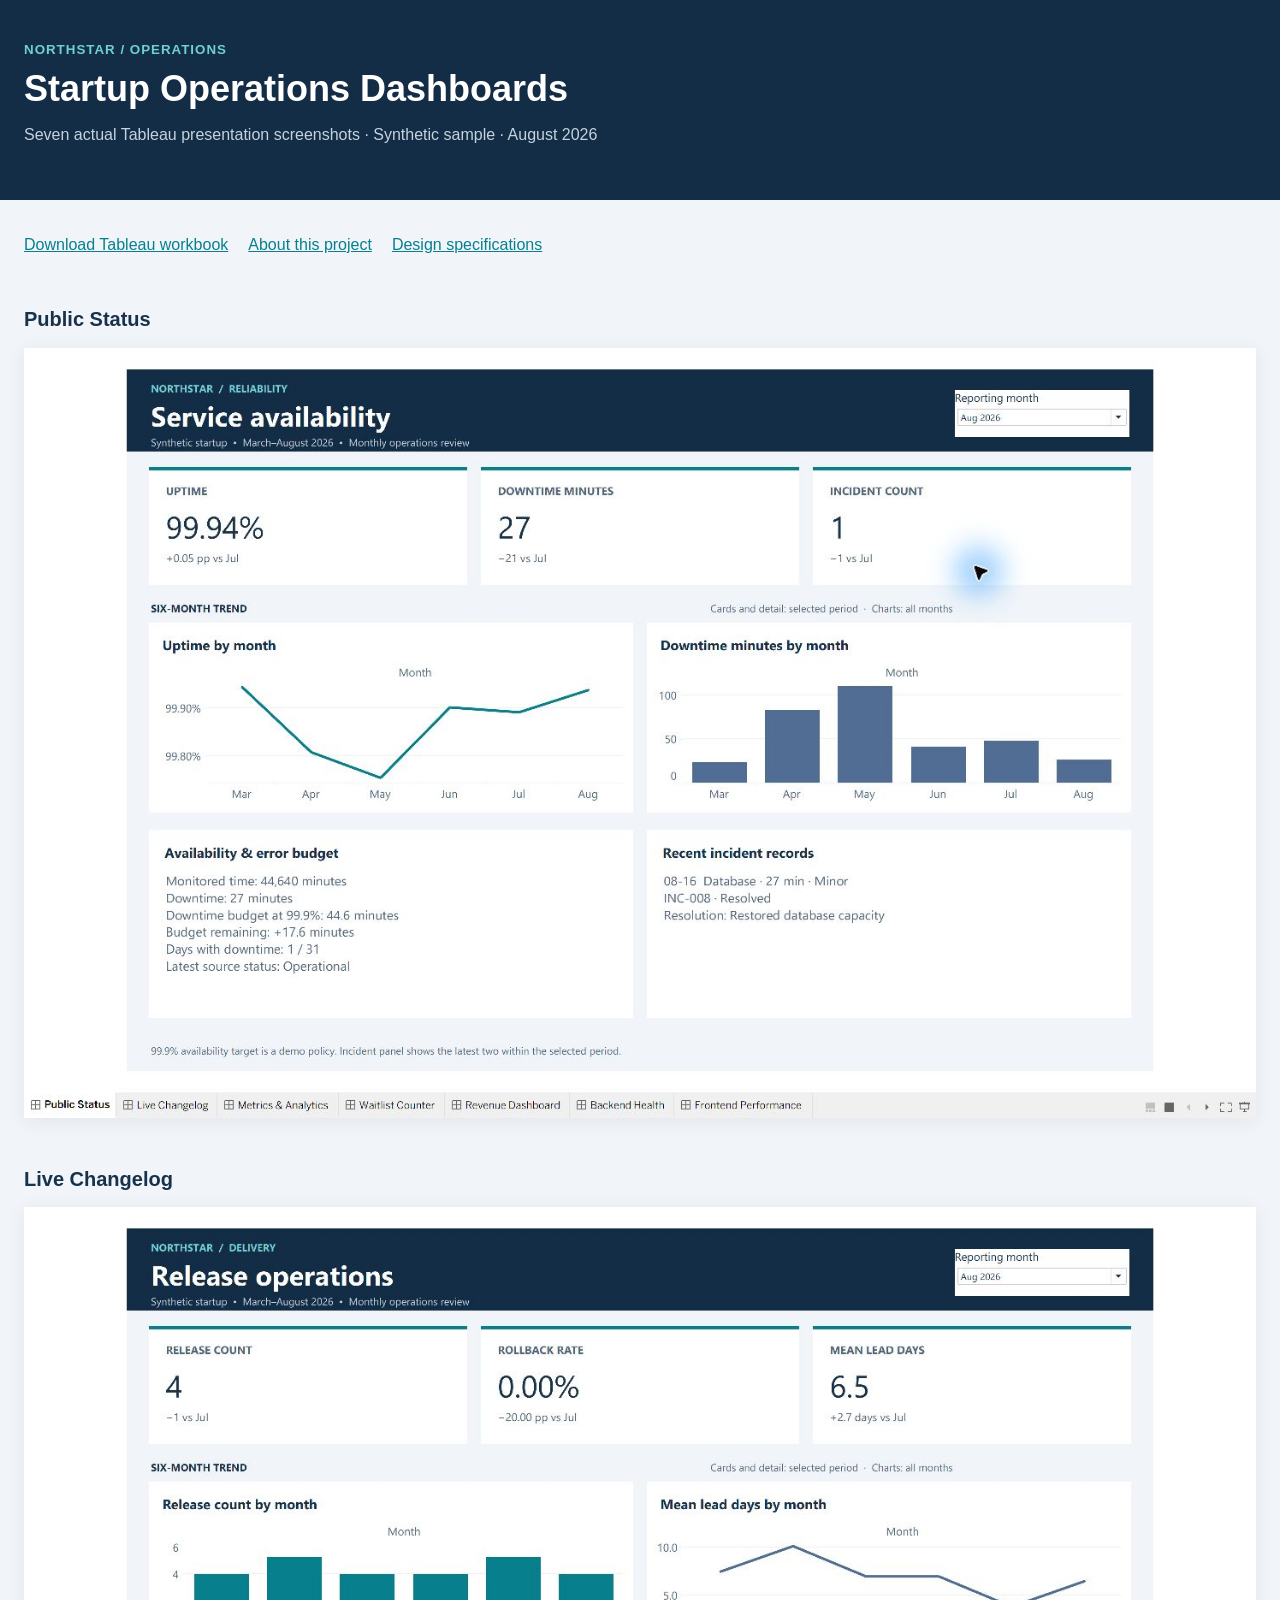
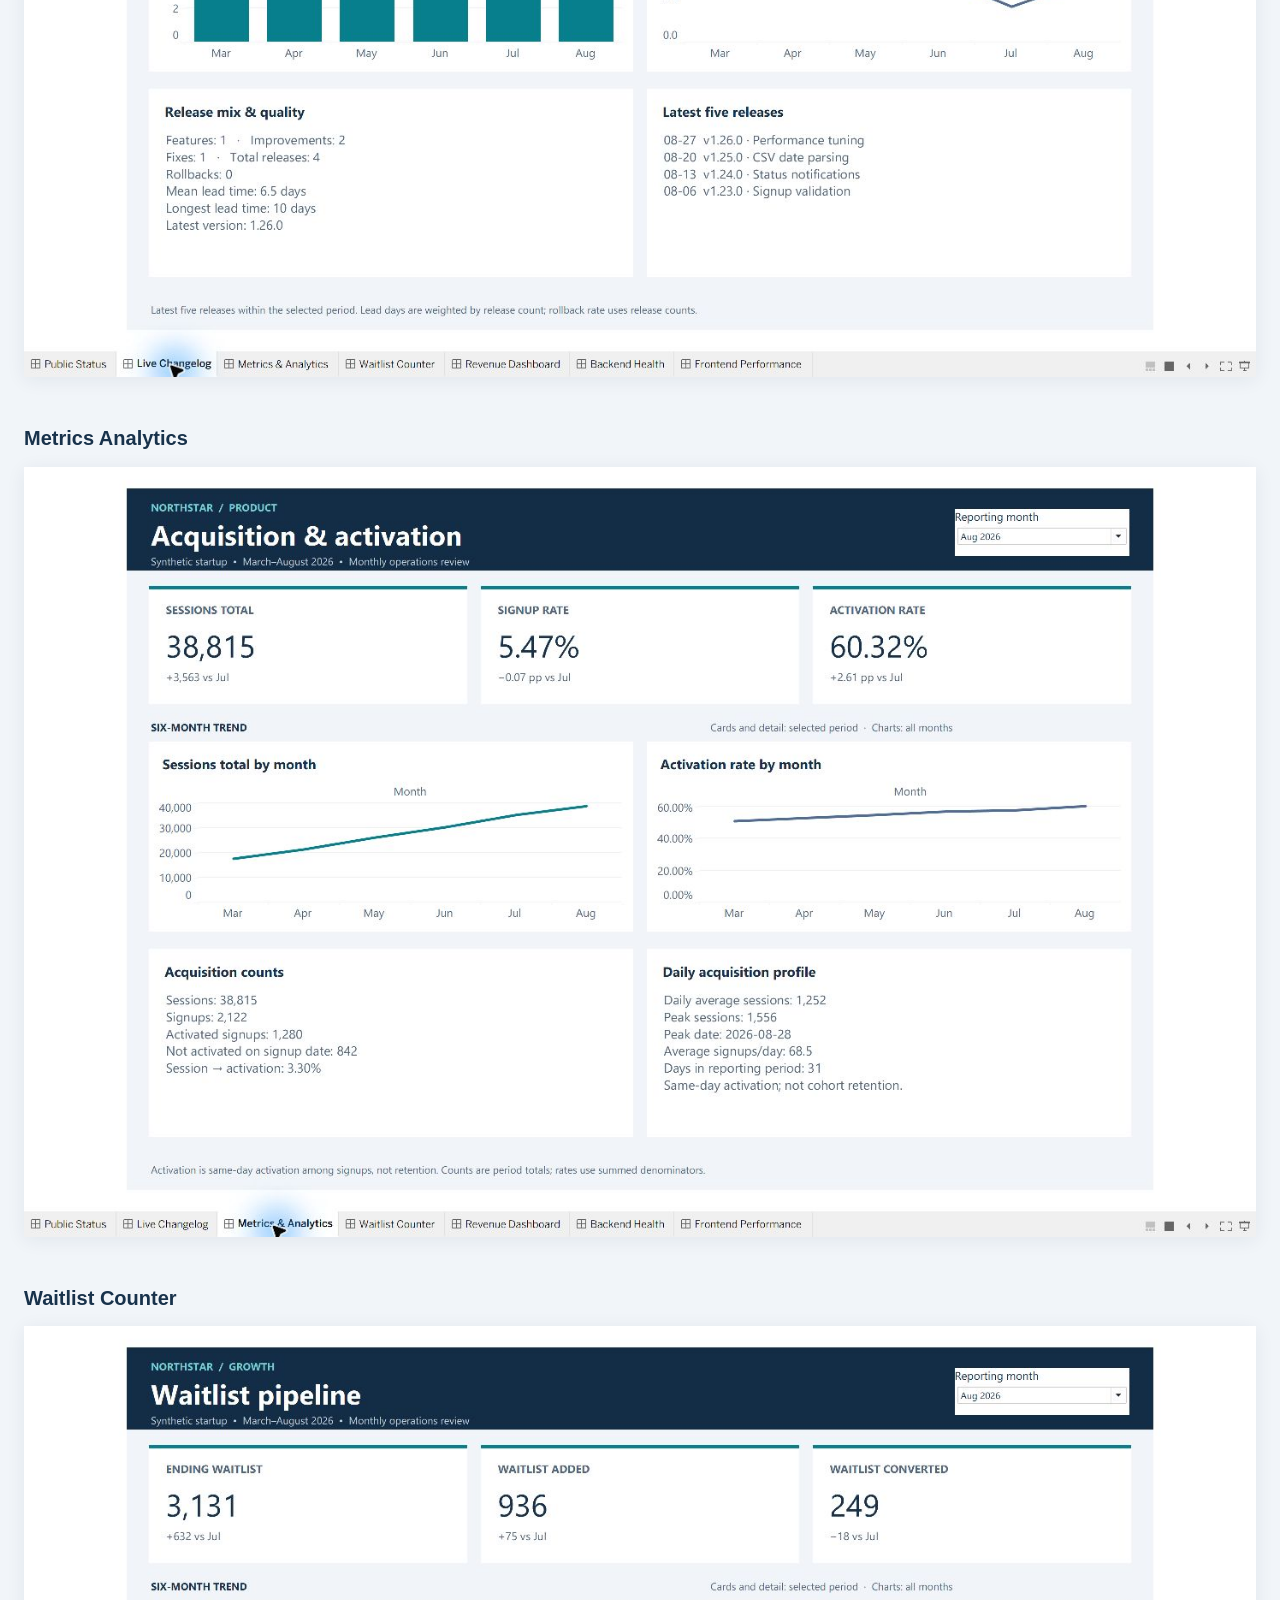
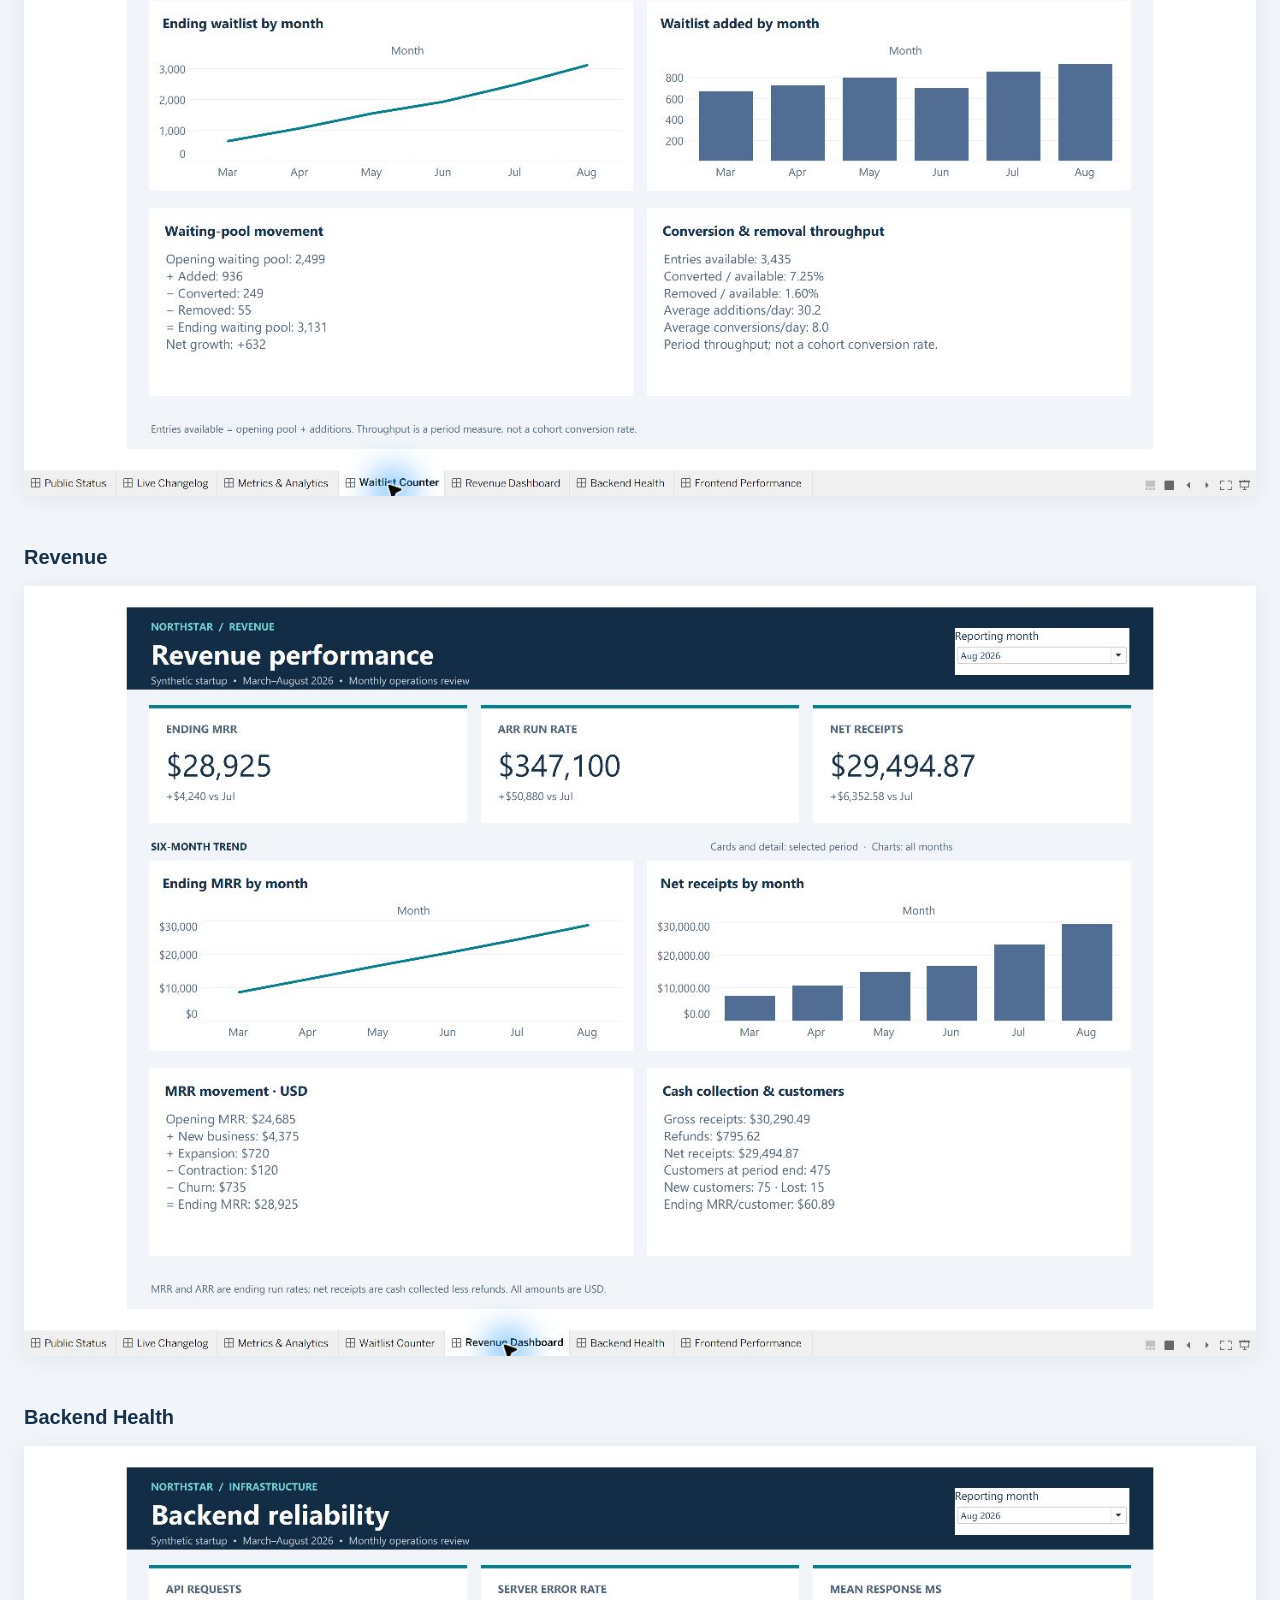
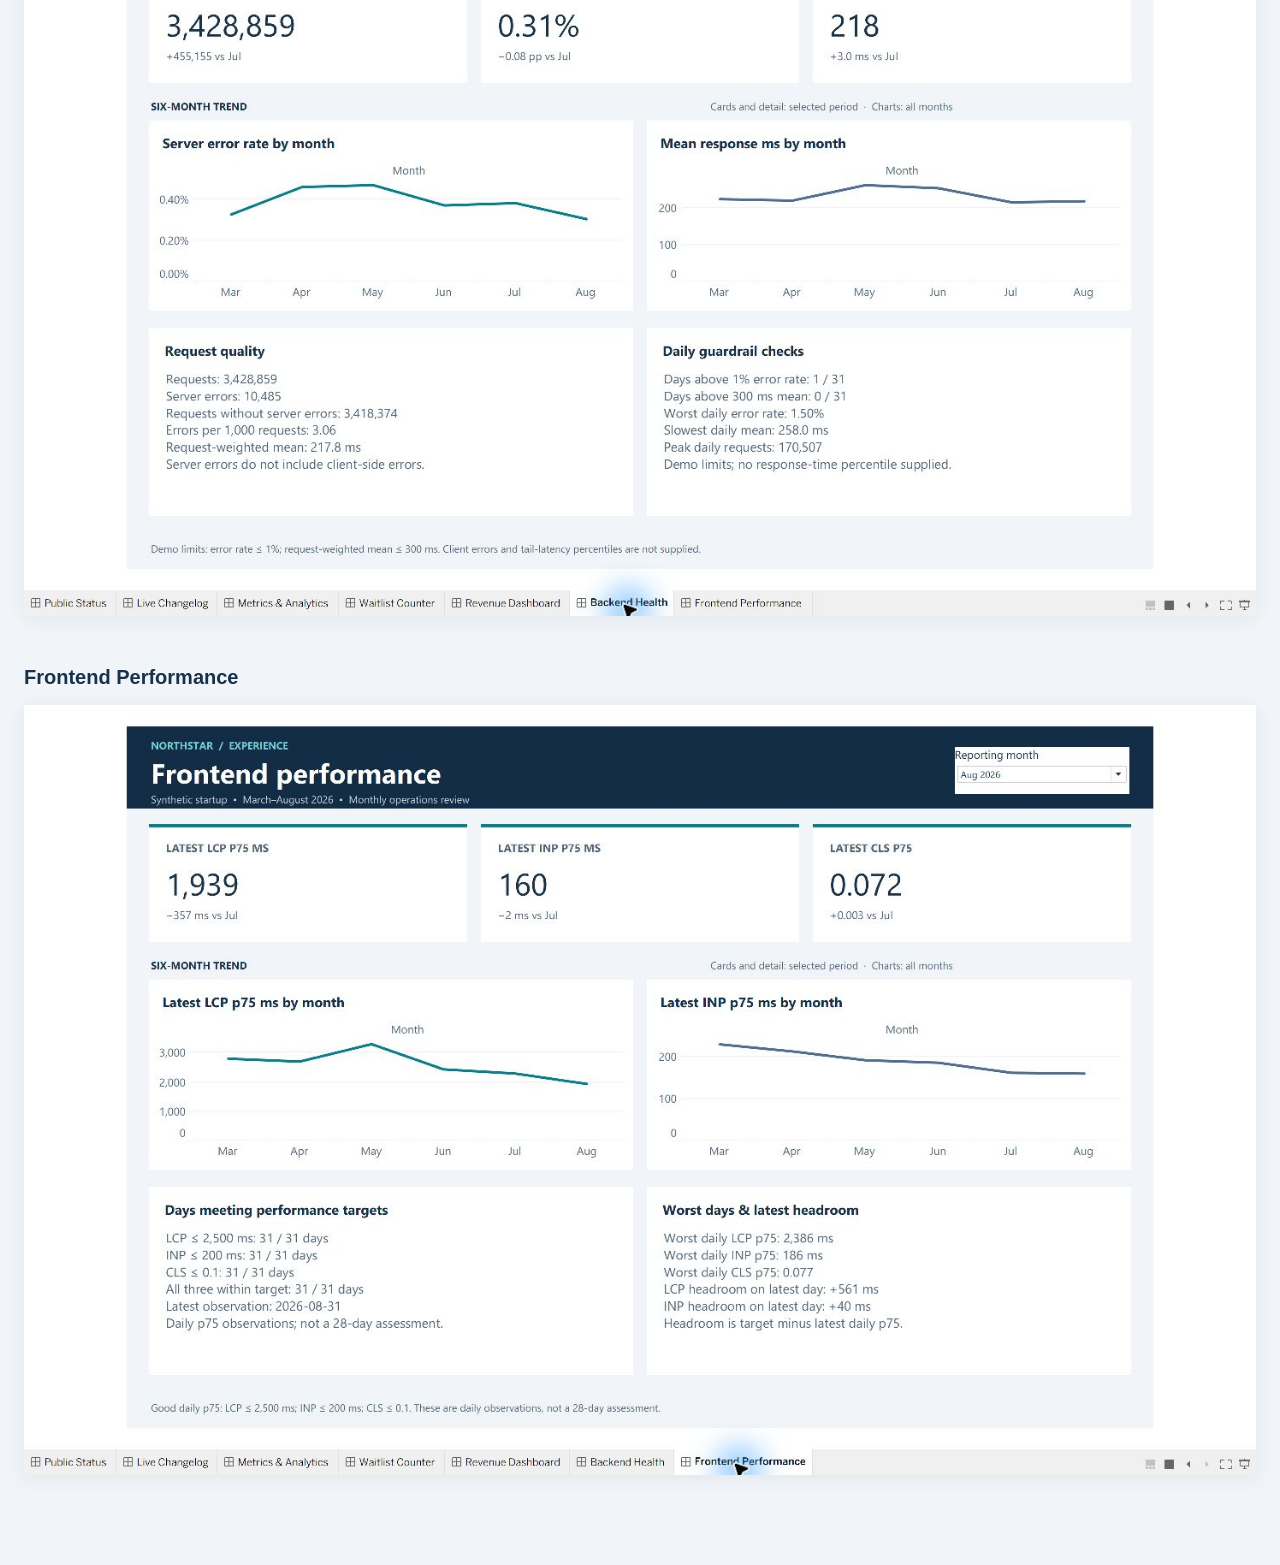
<file: projects/startup-operations/index.html>
<!doctype html><html lang="en"><meta charset="utf-8"><meta name="viewport" content="width=device-width,initial-scale=1"><title>Northstar — Expanded Tableau Gallery</title><style>*{box-sizing:border-box}body{font:16px 'Segoe UI',sans-serif;margin:0;background:#f1f5f9;color:#18324b}header{background:#132d46;color:white;padding:40px max(24px,calc((100vw - 1320px)/2))}header small{color:#71cfd4;font-weight:700;letter-spacing:1px}h1{font-size:36px;margin:10px 0}header p{color:#c5d3df}main{max-width:1368px;margin:auto;padding:12px 24px 40px}section{margin:30px 0 50px}h2{font-size:20px}img{display:block;width:100%;height:auto;background:white;box-shadow:0 3px 18px #132d4612}a{color:#087f8c}nav{padding:24px 0;display:flex;gap:20px;flex-wrap:wrap}</style><header><small>NORTHSTAR / OPERATIONS</small><h1>Startup Operations Dashboards</h1><p>Seven actual Tableau presentation screenshots · Synthetic sample · August 2026</p></header><main><nav><a href="Startup-Operations-Expanded.twbx">Download Tableau workbook</a><a href="START-HERE.md">About this project</a><a href="Expanded-Design-Guide.md">Design specifications</a></nav><section id="d1"><h2>Public Status</h2><img loading="lazy" src="Expanded-Screenshots/01-Public-Status.jpg" alt="Actual Tableau dashboard: 01-Public-Status"></section><section id="d2"><h2>Live Changelog</h2><img loading="lazy" src="Expanded-Screenshots/02-Live-Changelog.jpg" alt="Actual Tableau dashboard: 02-Live-Changelog"></section><section id="d3"><h2>Metrics Analytics</h2><img loading="lazy" src="Expanded-Screenshots/03-Metrics-Analytics.jpg" alt="Actual Tableau dashboard: 03-Metrics-Analytics"></section><section id="d4"><h2>Waitlist Counter</h2><img loading="lazy" src="Expanded-Screenshots/04-Waitlist-Counter.jpg" alt="Actual Tableau dashboard: 04-Waitlist-Counter"></section><section id="d5"><h2>Revenue</h2><img loading="lazy" src="Expanded-Screenshots/05-Revenue.jpg" alt="Actual Tableau dashboard: 05-Revenue"></section><section id="d6"><h2>Backend Health</h2><img loading="lazy" src="Expanded-Screenshots/06-Backend-Health.jpg" alt="Actual Tableau dashboard: 06-Backend-Health"></section><section id="d7"><h2>Frontend Performance</h2><img loading="lazy" src="Expanded-Screenshots/07-Frontend-Performance.jpg" alt="Actual Tableau dashboard: 07-Frontend-Performance"></section></main></html>
</file>
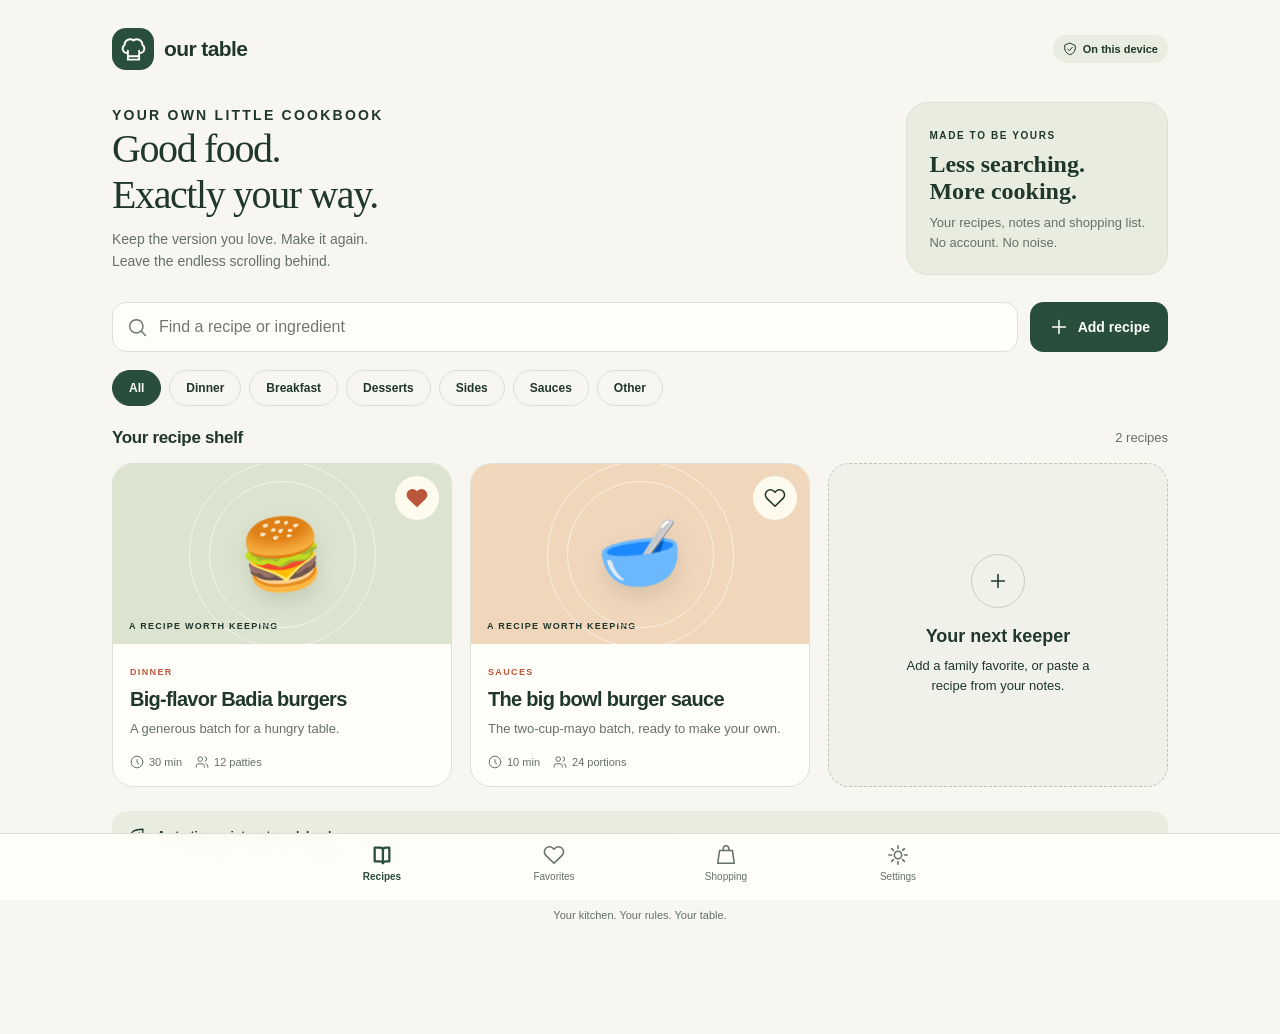
<file: apps/our-table/web/index.html>
<!doctype html>
<html lang="en"><head><meta charset="utf-8"><meta name="viewport" content="width=device-width,initial-scale=1,viewport-fit=cover"><meta name="theme-color" content="#f7f6f0"><meta name="description" content="Your recipes. Your versions. Your table."><title>Our Table · Your recipe book</title><link rel="manifest" href="manifest.webmanifest"><link rel="icon" href="icon.svg" type="image/svg+xml"><link rel="stylesheet" href="style.css"><script src="core.js" defer></script><script src="seed.js" defer></script><script src="app.js" defer></script></head>
<body><div id="app"></div><dialog id="modal"></dialog><div id="toast" role="status" aria-live="polite"></div><input id="backup-file" type="file" accept=".json,application/json" hidden><input id="photo-file" type="file" accept="image/jpeg,image/png,image/webp" hidden></body></html>
</file>
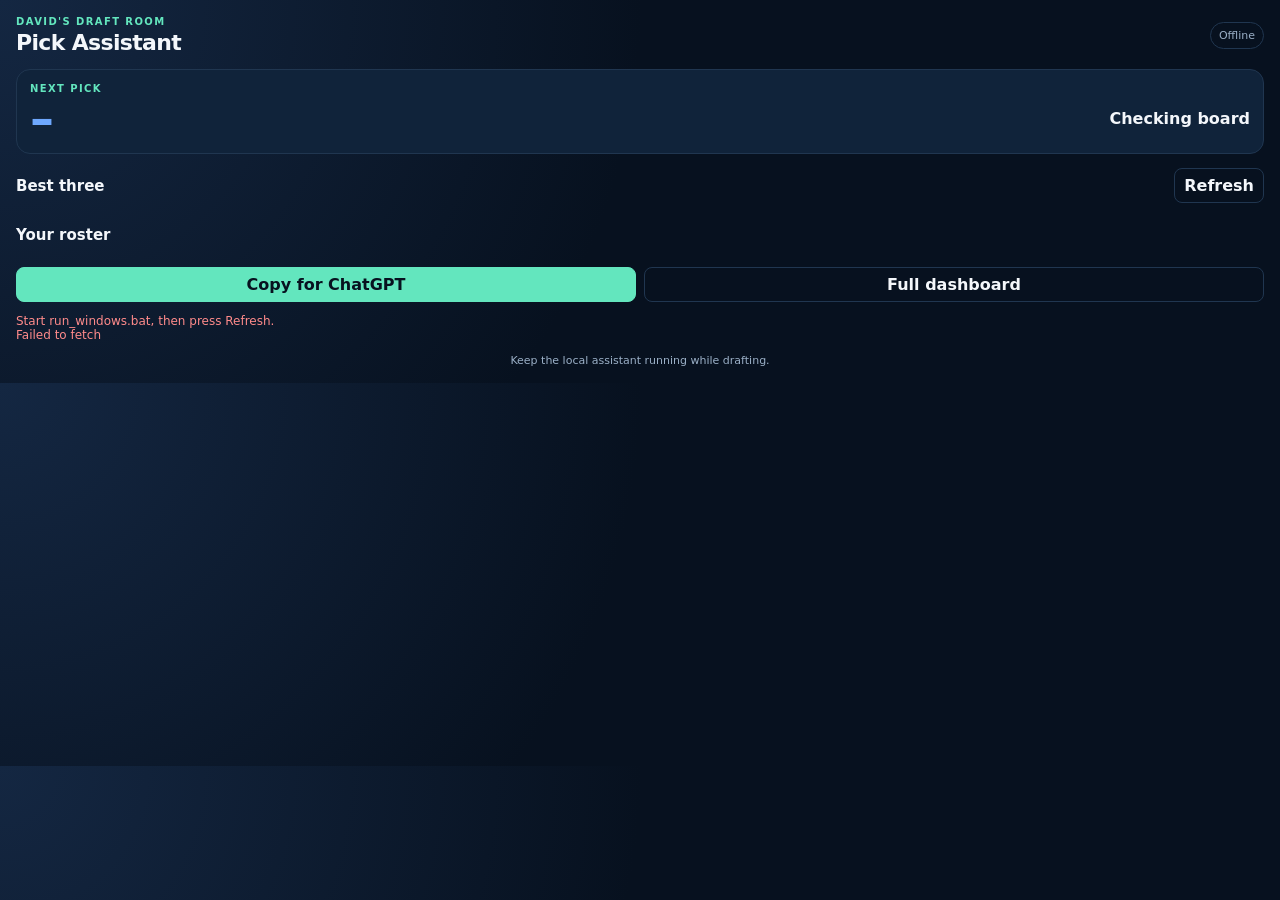
<file: live-draft-assistant/extension/sidepanel.html>
<!doctype html>
<html lang="en">
<head>
  <meta charset="utf-8">
  <meta name="viewport" content="width=device-width, initial-scale=1">
  <title>Live Draft Widget</title>
  <link rel="stylesheet" href="sidepanel.css">
</head>
<body>
  <header>
    <div>
      <p class="eyebrow">DAVID'S DRAFT ROOM</p>
      <h1>Pick Assistant</h1>
    </div>
    <span id="mode" class="pill">Connecting</span>
  </header>

  <section id="turn-card" class="turn-card">
    <p class="eyebrow">NEXT PICK</p>
    <div class="turn-row">
      <strong id="next-pick">–</strong>
      <div><span id="turn-status">Checking board</span><small id="next-mine"></small></div>
    </div>
  </section>

  <section>
    <div class="section-heading"><h2>Best three</h2><button id="refresh">Refresh</button></div>
    <div id="recommendations" class="recommendations"></div>
  </section>

  <section>
    <div class="section-heading"><h2>Your roster</h2><span id="special" class="small"></span></div>
    <div id="roster" class="roster"></div>
  </section>

  <section class="actions">
    <button id="copy" class="primary">Copy for ChatGPT</button>
    <button id="open-dashboard">Full dashboard</button>
  </section>

  <p id="error" class="error"></p>
  <p class="footer">Keep the local assistant running while drafting.</p>
  <script src="sidepanel.js"></script>
</body>
</html>
</file>
<file: apps/our-table/web/style.css>
:root{--bg:#f7f6f0;--paper:#fffef9;--ink:#20372c;--muted:#637168;--line:#dce1d6;--green:#294e3b;--light:#e9eddf;--orange:#ba5639;--soft:#f5e3d2;--danger:#a02e24;font-family:-apple-system,BlinkMacSystemFont,'Segoe UI',sans-serif;color:var(--ink);background:var(--bg);font-synthesis:none}*{box-sizing:border-box}body{margin:0}button,input,textarea,select{font:inherit}button{cursor:pointer}button,a,input,textarea,select{-webkit-tap-highlight-color:transparent}button{color:inherit}button:focus-visible,a:focus-visible,input:focus-visible,textarea:focus-visible,select:focus-visible{outline:3px solid var(--orange);outline-offset:3px}button:disabled{opacity:.4;cursor:not-allowed}button svg{pointer-events:none}svg{width:22px;height:22px;fill:none;stroke:currentColor;stroke-width:1.7;stroke-linecap:round;stroke-linejoin:round;flex-shrink:0}h1,h2,h3,p{margin-top:0}h1,h2,h3{letter-spacing:-.035em}h1{font-family:Georgia,serif;font-weight:500;font-size:40px;line-height:1.13;margin-bottom:12px}h2{font-size:22px;line-height:1.2}h3{font-size:18px}p{line-height:1.55}.shell{max-width:1120px;margin:auto;padding:28px 32px 110px}.header{display:flex;align-items:center;justify-content:space-between;margin-bottom:32px;gap:12px}.brand{display:flex;align-items:center;gap:10px;text-decoration:none;color:inherit;font-weight:750;font-size:21px;letter-spacing:-.6px}.brand-mark{display:grid;place-items:center;background:var(--green);color:#fff;width:42px;height:42px;border-radius:14px}.brand-mark svg{width:27px;height:27px}.eyebrow{text-transform:uppercase;letter-spacing:.16em;font-size:10px;font-weight:800;margin-bottom:14px}.muted,.small{color:var(--muted)}.small{font-size:13px;line-height:1.5}.tiny{font-size:11px}.badge{display:inline-flex;align-items:center;gap:6px;border-radius:40px;padding:7px 10px;background:var(--light);font-size:11px;font-weight:700}.badge svg{width:14px;height:14px}.btn{border:1px solid var(--line);border-radius:13px;background:var(--paper);padding:13px 17px;min-height:46px;display:inline-flex;align-items:center;justify-content:center;gap:8px;font-weight:650;font-size:14px;line-height:1.2}.btn.primary{background:var(--green);color:#fff;border-color:var(--green)}.btn.soft{background:var(--light);border-color:var(--light)}.btn.danger{color:var(--danger)}.icon-btn{background:transparent;border:0;width:44px;height:44px;display:inline-flex;align-items:center;justify-content:center;border-radius:50%;flex-shrink:0}.icon-btn:hover{background:var(--light)}.hero{display:flex;align-items:center;justify-content:space-between;gap:26px;margin-bottom:27px}.hero p{max-width:430px;font-size:14px;margin-bottom:0}.hero-aside{background:var(--light);border:1px solid var(--line);border-radius:22px;padding:22px;min-width:240px;max-width:280px}.hero-aside strong{display:block;font-family:Georgia,serif;font-size:24px;margin:8px 0}.row{display:flex;align-items:center;justify-content:space-between;gap:12px}.wrap{flex-wrap:wrap}.gap{display:flex;align-items:center;gap:10px}.stack{display:grid;gap:14px}.search{position:relative;flex:1}.search svg{position:absolute;top:15px;left:16px;color:var(--muted);width:20px}.search input{width:100%;border:1px solid var(--line);background:var(--paper);border-radius:14px;padding:15px 16px 15px 46px;color:inherit}.filter-row{display:flex;gap:8px;overflow:auto;padding:18px 0 22px;scrollbar-width:none}.chip{white-space:nowrap;border:1px solid var(--line);background:transparent;padding:10px 16px;border-radius:25px;font-size:12px;font-weight:600}.chip.active{background:var(--green);color:#fff;border-color:var(--green)}.section-label{display:flex;align-items:center;justify-content:space-between;margin:0 0 15px}.section-label h2{font-size:17px;margin:0;letter-spacing:-.02em}.grid{display:grid;grid-template-columns:repeat(3,1fr);gap:18px}.card{position:relative;border:1px solid var(--line);border-radius:21px;overflow:hidden;background:var(--paper)}.card-main{border:0;padding:0;background:transparent;text-align:left;width:100%;color:inherit}.cover{height:180px;background:#dce3ce;position:relative;display:grid;place-items:center;overflow:hidden}.cover.sauce{background:#f0d6bb}.cover.other{background:#dbe4e5}.cover img{width:100%;height:100%;object-fit:cover}.cover .dish-icon{font-size:69px;filter:drop-shadow(0 10px 10px #263a2420);transform:rotate(-7deg)}.cover:before,.cover:after{content:'';position:absolute;border:1px solid #fff9;border-radius:50%;width:185px;height:185px}.cover:after{width:145px;height:145px}.cover.photo:before,.cover.photo:after{display:none}.cover .cover-label{position:absolute;left:16px;bottom:13px;font-size:9px;letter-spacing:.14em;text-transform:uppercase;font-weight:800}.card-fav{position:absolute;right:12px;top:12px;background:#fffdf1ed;width:38px;height:38px;z-index:1;min-width:44px;min-height:44px}.card-fav.on{color:var(--orange)}.card-fav.on svg{fill:currentColor}.card-copy{padding:17px}.card h3{margin:8px 0;font-size:20px;line-height:1.2}.card .category{color:var(--orange);font-size:9px;font-weight:800;letter-spacing:.15em;text-transform:uppercase}.meta{display:flex;gap:13px;margin-top:16px;font-size:11px;color:var(--muted)}.meta span{display:flex;align-items:center;gap:5px}.meta svg{width:14px;height:14px}.add-card{border:1.5px dashed #b9c6b4;border-radius:21px;min-height:320px;display:flex;flex-direction:column;justify-content:center;align-items:center;padding:24px;text-align:center;background:#f0f2e9}.add-card .add-circle{border:1px solid #c5cfbe;border-radius:50%;width:54px;height:54px;display:grid;place-items:center;margin-bottom:18px}.add-card strong{font-size:18px;margin-bottom:9px}.add-card p{max-width:210px;font-size:13px;margin:0}.tip{display:flex;align-items:flex-start;gap:11px;background:var(--light);border-radius:15px;padding:16px;font-size:12px;line-height:1.5;margin-top:24px}.tip svg{width:18px;height:18px}.bottom-nav{position:fixed;bottom:0;left:0;right:0;z-index:10;background:#fffef9f5;border-top:1px solid var(--line);padding:9px 12px calc(9px + env(safe-area-inset-bottom));backdrop-filter:blur(10px);display:flex;justify-content:center;gap:40px}.nav-item{border:0;background:none;display:flex;flex-direction:column;align-items:center;gap:5px;min-width:72px;min-height:48px;font-size:10px;color:var(--muted)}.nav-item.active{color:var(--green);font-weight:800}.nav-item.active svg{stroke-width:2.5}.page-title{margin-bottom:25px}.panel{border:1px solid var(--line);border-radius:20px;padding:22px;background:var(--paper)}.detail-grid{display:grid;grid-template-columns:1fr 1.25fr;gap:26px;align-items:start}.detail-cover{height:265px;border-radius:20px}.detail-cover .dish-icon{font-size:100px}.detail-heading{margin:23px 0}.detail-heading h1{font-size:35px}.detail-actions{display:flex;gap:10px;flex-wrap:wrap;margin-bottom:22px}.detail-actions .btn{flex:1}.yield-control{display:flex;align-items:center;gap:10px;justify-content:space-between;background:var(--light);border-radius:13px;padding:9px 13px;margin:16px 0}.yield-control input{width:64px;text-align:center;border:1px solid #b6c4ae;border-radius:9px;padding:9px;background:var(--paper);font-weight:750;color:inherit}.ingredient{display:flex;align-items:flex-start;gap:11px;padding:12px 0;border-bottom:1px solid var(--line);line-height:1.45;font-size:14px}.ingredient:last-child{border-bottom:0}.ingredient input{width:19px;height:19px;accent-color:var(--green);flex-shrink:0}.ingredient:has(input:checked) .ingredient-text{color:var(--muted);text-decoration:line-through}.amount{font-weight:750}.step{display:flex;gap:14px;margin:18px 0;line-height:1.6;font-size:14px}.step-number{min-width:28px;height:28px;display:grid;place-items:center;border-radius:50%;background:var(--light);font-weight:750;font-size:12px}.notes{white-space:pre-wrap;font-size:13px;line-height:1.7}.divider{height:1px;background:var(--line);margin:20px 0}.empty{text-align:center;padding:52px 20px;grid-column:1/-1}.empty svg{width:40px;height:40px;margin-bottom:16px}.empty p{color:var(--muted);font-size:14px}.form-grid{display:grid;grid-template-columns:1fr 1fr;gap:16px}.field{display:flex;flex-direction:column;gap:7px;font-size:12px;font-weight:700}.field input,.field textarea,.field select{width:100%;background:var(--paper);border:1px solid var(--line);border-radius:11px;color:inherit;padding:12px;font-size:14px;font-weight:400}.field textarea{min-height:105px;resize:vertical;line-height:1.6}.field.full{grid-column:1/-1}.form-section{margin-top:24px}.form-section h2{font-size:18px}.editor-row{display:grid;grid-template-columns:75px 85px minmax(0,1fr) 40px;gap:8px;margin:9px 0;align-items:center}.editor-row input,.editor-row textarea{width:100%;min-width:0;border:1px solid var(--line);border-radius:10px;padding:11px 9px;background:var(--paper);color:inherit;font-size:13px}.editor-step{grid-template-columns:28px minmax(0,1fr) 40px;align-items:start}.editor-step textarea{min-height:85px;resize:vertical;line-height:1.5}.sticky-save{position:sticky;bottom:80px;padding:12px 0;background:var(--bg);margin-top:25px;display:flex;gap:10px;z-index:3}.sticky-save .primary{flex:1}.error{color:var(--danger);background:#faebe3;border:1px solid #d8a298;padding:12px;border-radius:12px;font-size:13px;margin-top:14px}.list-item{display:flex;gap:13px;align-items:center;padding:15px 0;border-bottom:1px solid var(--line)}.list-item:last-child{border-bottom:0}.list-item input{width:22px;height:22px;accent-color:var(--green)}.list-item .item-copy{flex:1;min-width:0}.list-item.done .item-name{text-decoration:line-through;color:var(--muted)}.item-name{font-size:15px;font-weight:650}.batch{display:flex;justify-content:space-between;align-items:center;border:1px solid var(--line);padding:9px 13px;border-radius:12px;gap:10px;font-size:12px;background:var(--paper)}.batch .icon-btn{width:35px;height:35px}.settings-grid{display:grid;grid-template-columns:1fr 1fr;gap:20px}.settings-grid h2{font-size:20px}.settings-grid .btn{width:100%;margin-top:10px}.settings-grid p{font-size:13px}.cook{max-width:720px;margin:0 auto}.progress{height:5px;background:var(--line);border-radius:10px;margin:24px 0}.progress span{display:block;height:100%;background:var(--green);border-radius:10px}.cook-step{font-family:Georgia,serif;font-size:28px;line-height:1.55;min-height:190px;margin:25px 0 35px}.cook .panel{margin:20px 0}.timer-display{font-size:35px;font-variant-numeric:tabular-nums;font-weight:750;letter-spacing:-.03em;margin:8px 0}.timer-row{display:flex;gap:8px;align-items:center;flex-wrap:wrap}.timer-row input{width:72px;padding:12px;border:1px solid var(--line);border-radius:10px}.history-item{padding:16px 0;border-bottom:1px solid var(--line)}dialog{border:1px solid var(--line);border-radius:22px;padding:26px;max-width:min(500px,calc(100vw - 28px));background:var(--paper);color:var(--ink);max-height:85dvh;overflow:auto}dialog::backdrop{background:#16251bcc;backdrop-filter:blur(3px)}dialog h2{font-family:Georgia,serif;font-size:28px}dialog .btn{margin-top:12px}dialog textarea{width:100%;min-height:210px;padding:12px;border:1px solid var(--line);border-radius:12px;font:inherit;font-size:13px}#toast{position:fixed;bottom:92px;left:50%;transform:translateX(-50%) translateY(25px);opacity:0;pointer-events:none;z-index:50;background:var(--green);color:white;padding:13px 18px;border-radius:14px;max-width:90%;width:max-content;font-size:13px;box-shadow:0 6px 24px #0002;transition:.2s}#toast.show{transform:translateX(-50%);opacity:1}.footer-note{text-align:center;margin:28px 0 0;font-size:11px;color:var(--muted)}.photo-preview{width:100px;height:80px;border-radius:12px;object-fit:cover}.sr-only{position:absolute;width:1px;height:1px;padding:0;margin:-1px;overflow:hidden;clip:rect(0,0,0,0);white-space:nowrap;border:0}[hidden]{display:none!important}@media(min-width:1000px){.bottom-nav{gap:100px}}@media(max-width:760px){.shell{padding:22px 18px 104px}.header{margin-bottom:30px}.brand{font-size:20px}.brand-mark{width:38px;height:38px}.hero{align-items:flex-start;margin-bottom:24px}.hero-aside{display:none}h1{font-size:37px}.grid{grid-template-columns:1fr 1fr;gap:13px}.cover{height:145px}.cover .dish-icon{font-size:57px}.cover:before{width:140px;height:140px}.cover:after{width:105px;height:105px}.card-copy{padding:13px}.card h3{font-size:18px}.card .meta{gap:8px;flex-wrap:wrap}.add-card{min-height:290px;padding:15px}.add-card p{font-size:12px}.detail-grid,.settings-grid{grid-template-columns:1fr;gap:18px}.detail-cover{height:210px}.detail-heading h1{font-size:33px}.bottom-nav{gap:14px;justify-content:space-around}.nav-item{min-width:55px}.panel{padding:19px}.form-grid{gap:12px}.editor-row{grid-template-columns:59px 66px minmax(0,1fr) 32px;gap:6px}.editor-row .icon-btn{width:32px}.editor-step{grid-template-columns:24px minmax(0,1fr) 32px}.cook-step{font-size:26px}.search-row>.btn{padding:13px}.search-row>.btn span{display:none}.card-fav{right:6px;top:6px}.cover-label{display:none}.badge{font-size:10px;padding:7px 8px}.form-grid .field:has(#recipe-description){grid-column:1/-1}.sticky-save{bottom:74px}}@media(prefers-reduced-motion:reduce){*{transition:none!important;scroll-behavior:auto!important}}@media print{.bottom-nav,.header,.detail-actions,.yield-control button,.icon-btn,.tip,.footer-note{display:none}.shell{padding:0}.detail-grid{display:block}.cover{display:none}.panel{border:0;padding:0}.ingredient,.step{break-inside:avoid}}
</file>
<file: live-draft-assistant/extension/sidepanel.css>
:root {
  color-scheme: dark;
  --bg: #07111f;
  --panel: #10233a;
  --line: #203650;
  --text: #f4f7fb;
  --muted: #9bb0c7;
  --accent: #63e6be;
  --blue: #6ea8fe;
  --warning: #ffd166;
  --danger: #ff8b8b;
}
* { box-sizing: border-box; }
body { margin: 0; min-width: 300px; padding: 16px; background: radial-gradient(circle at top left, #142742 0, var(--bg) 48%); color: var(--text); font-family: Inter, ui-sans-serif, system-ui, sans-serif; }
header, .section-heading, .turn-row { display: flex; justify-content: space-between; align-items: center; gap: 10px; }
h1 { margin: 0; font-size: 22px; letter-spacing: -.03em; }
h2 { margin: 0; font-size: 15px; }
.eyebrow { margin: 0 0 3px; color: var(--accent); font-weight: 850; font-size: 10px; letter-spacing: .14em; }
.pill { border: 1px solid var(--line); border-radius: 999px; padding: 6px 8px; color: var(--muted); font-size: 11px; }
.turn-card, section { margin-top: 14px; }
.turn-card { border: 1px solid var(--line); background: var(--panel); border-radius: 14px; padding: 13px; }
.turn-card.mine { border-color: var(--warning); box-shadow: 0 0 0 1px rgba(255, 209, 102, .25); }
.turn-row > strong { color: var(--blue); font-size: 48px; line-height: .9; }
.turn-row span, .turn-row small { display: block; }
.turn-row span { font-weight: 800; }
.turn-row small, .small, .footer { color: var(--muted); font-size: 11px; }
.recommendations, .roster { display: grid; gap: 8px; margin-top: 9px; }
.player { border: 1px solid var(--line); border-radius: 11px; padding: 10px; background: rgba(255,255,255,.035); }
.player:first-child { border-color: var(--accent); background: rgba(99,230,190,.09); }
.player-row { display: grid; grid-template-columns: 26px 1fr auto; gap: 8px; align-items: center; }
.rank { width: 25px; height: 25px; display: grid; place-items: center; border-radius: 50%; background: var(--accent); color: var(--bg); font-weight: 900; font-size: 12px; }
.player strong { display: block; font-size: 14px; }
.player small { color: var(--muted); }
.roster-item { display: grid; grid-template-columns: 36px 1fr auto; gap: 8px; padding: 7px 8px; background: rgba(255,255,255,.035); border-radius: 8px; font-size: 12px; }
.pos { color: var(--blue); font-weight: 900; }
button { border: 1px solid var(--line); background: transparent; color: var(--text); border-radius: 8px; padding: 7px 9px; font: inherit; font-weight: 800; cursor: pointer; }
button.primary { background: var(--accent); border-color: var(--accent); color: var(--bg); }
.actions { display: grid; grid-template-columns: 1fr 1fr; gap: 8px; }
.error { color: var(--danger); font-size: 12px; white-space: pre-wrap; }
.footer { text-align: center; margin-bottom: 0; }
</file>
